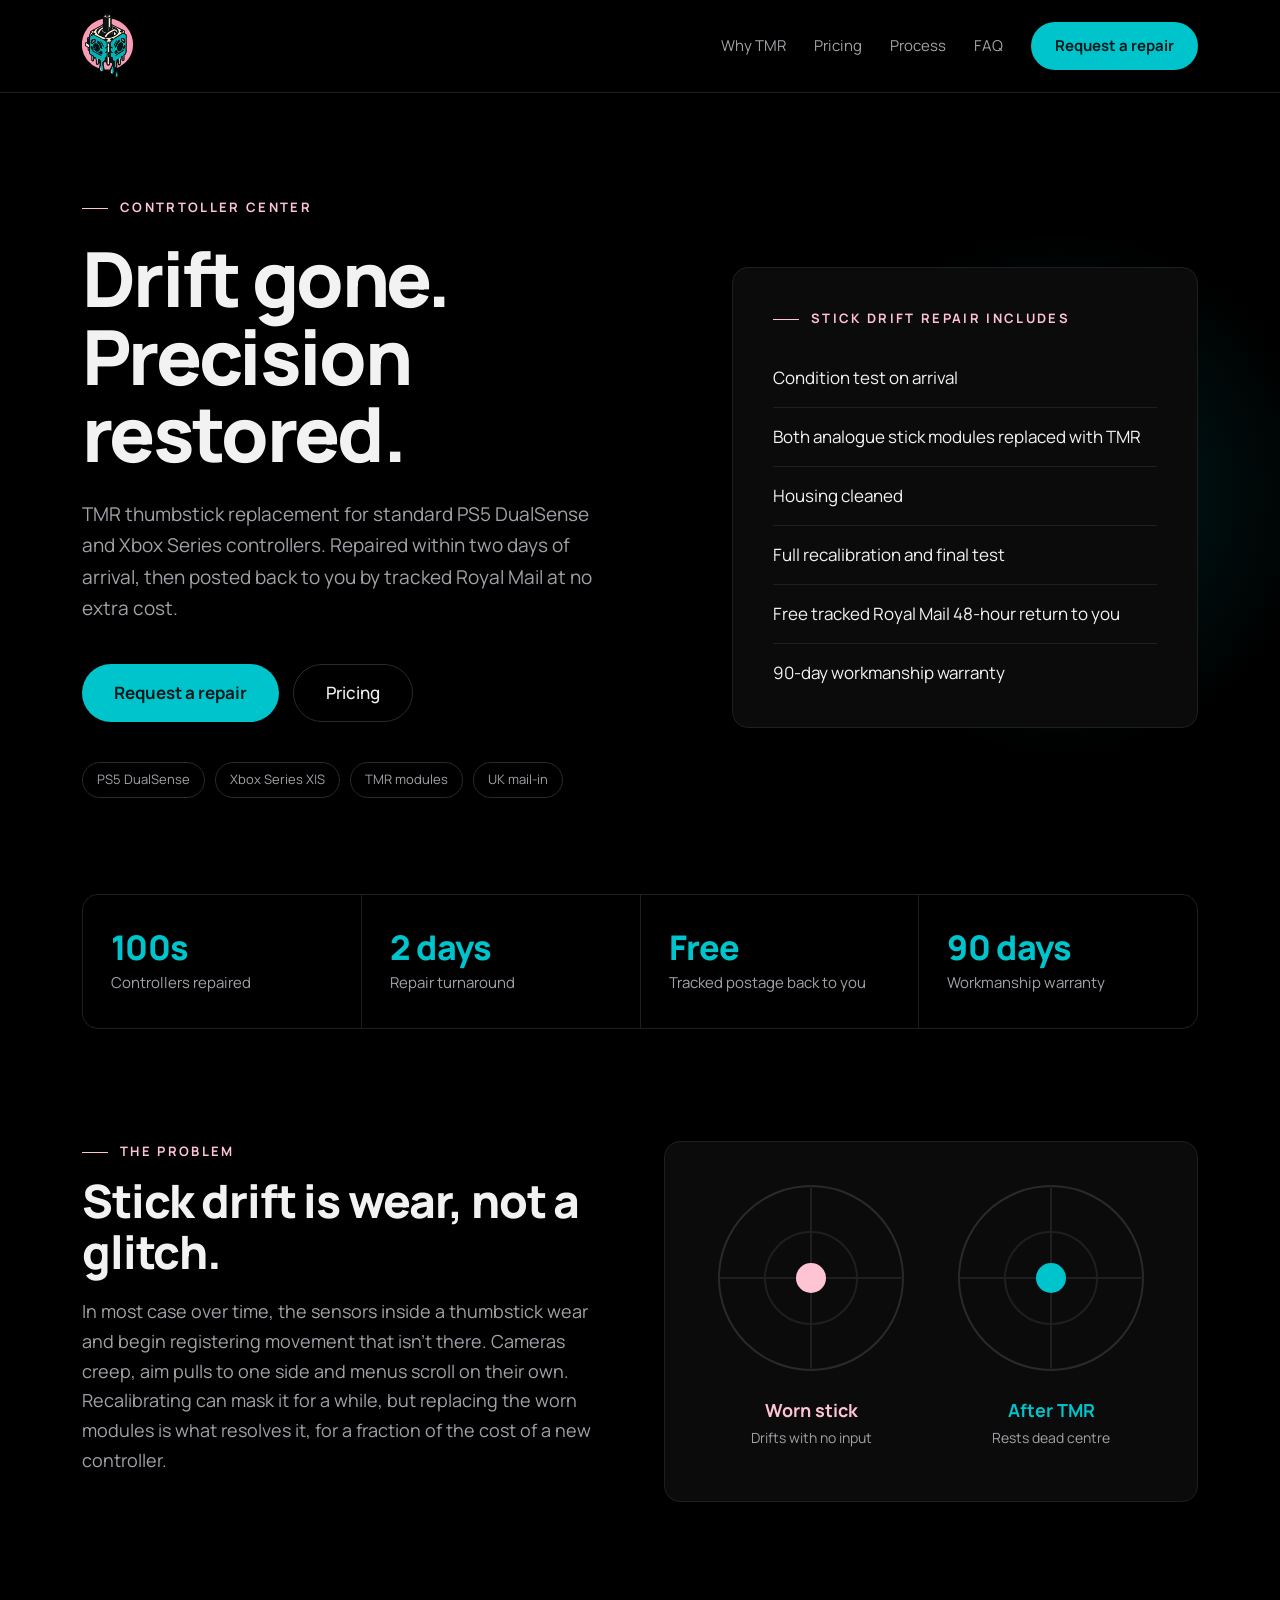
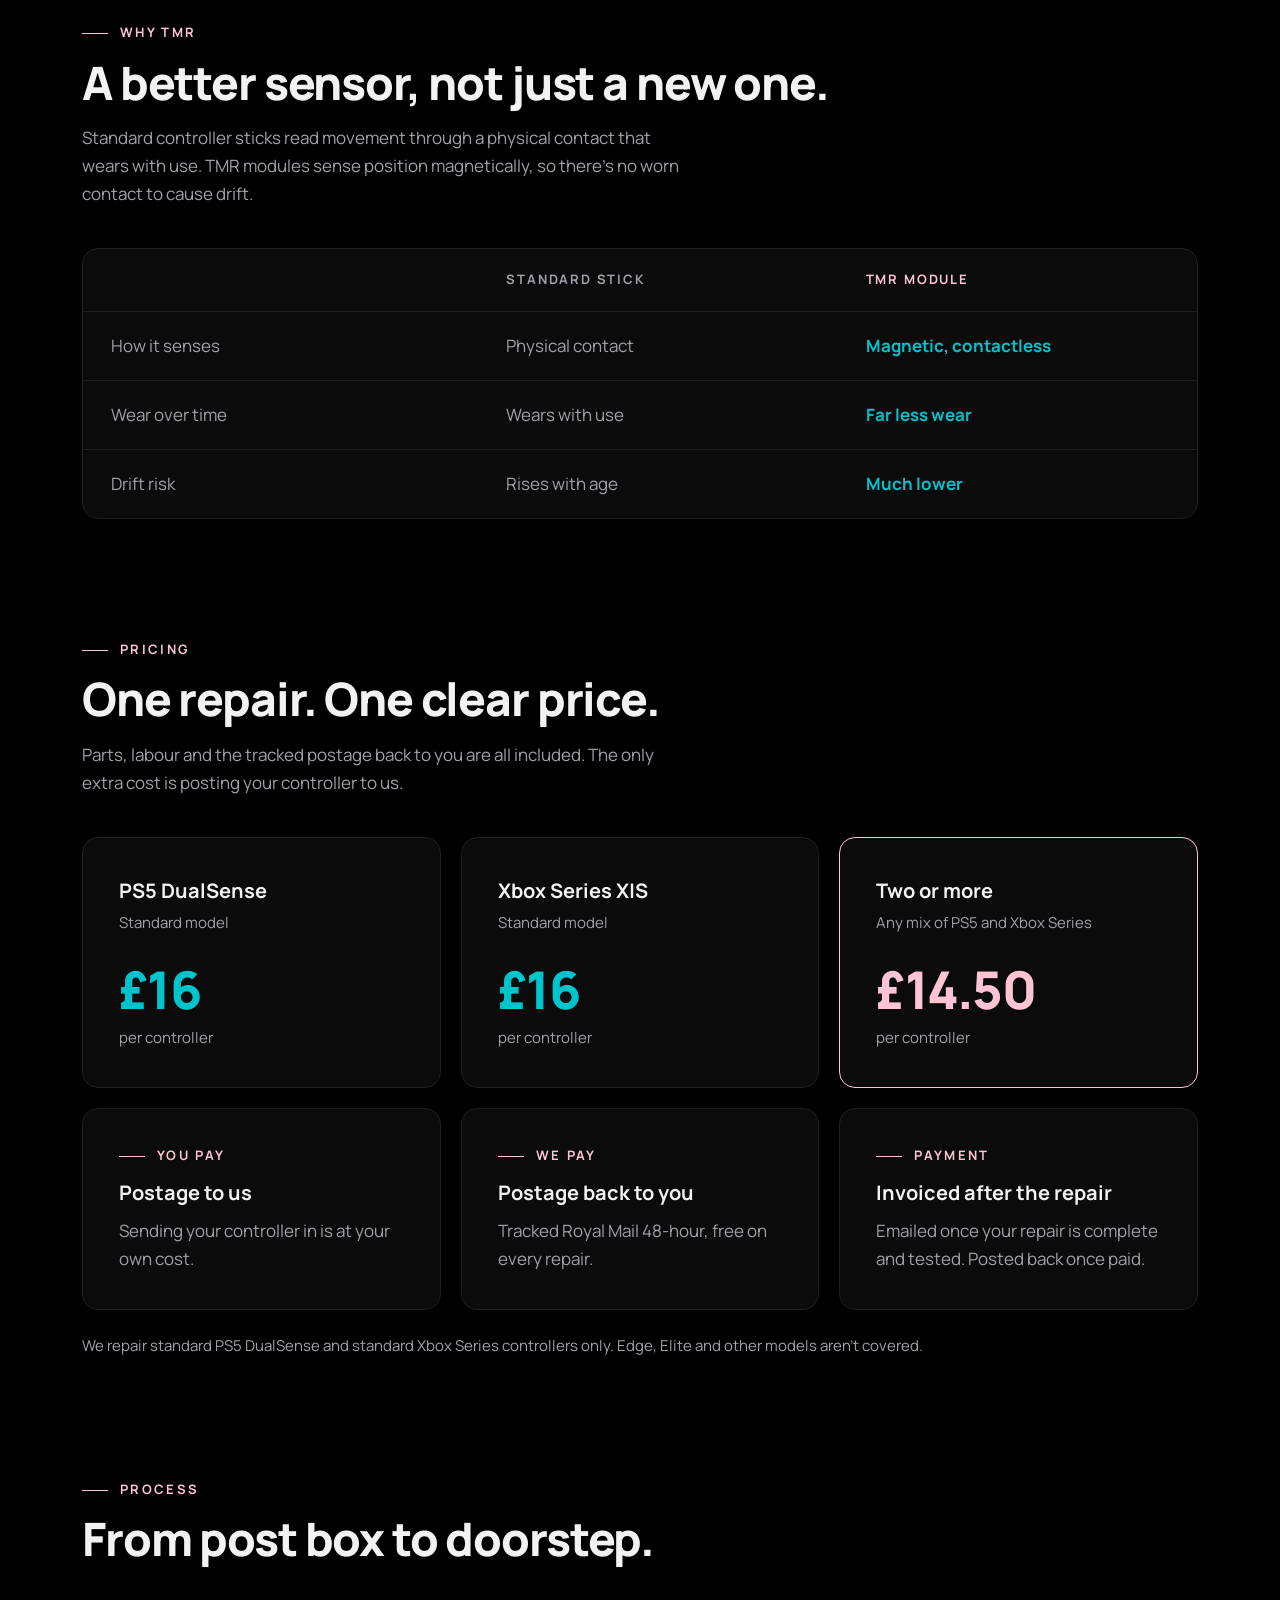
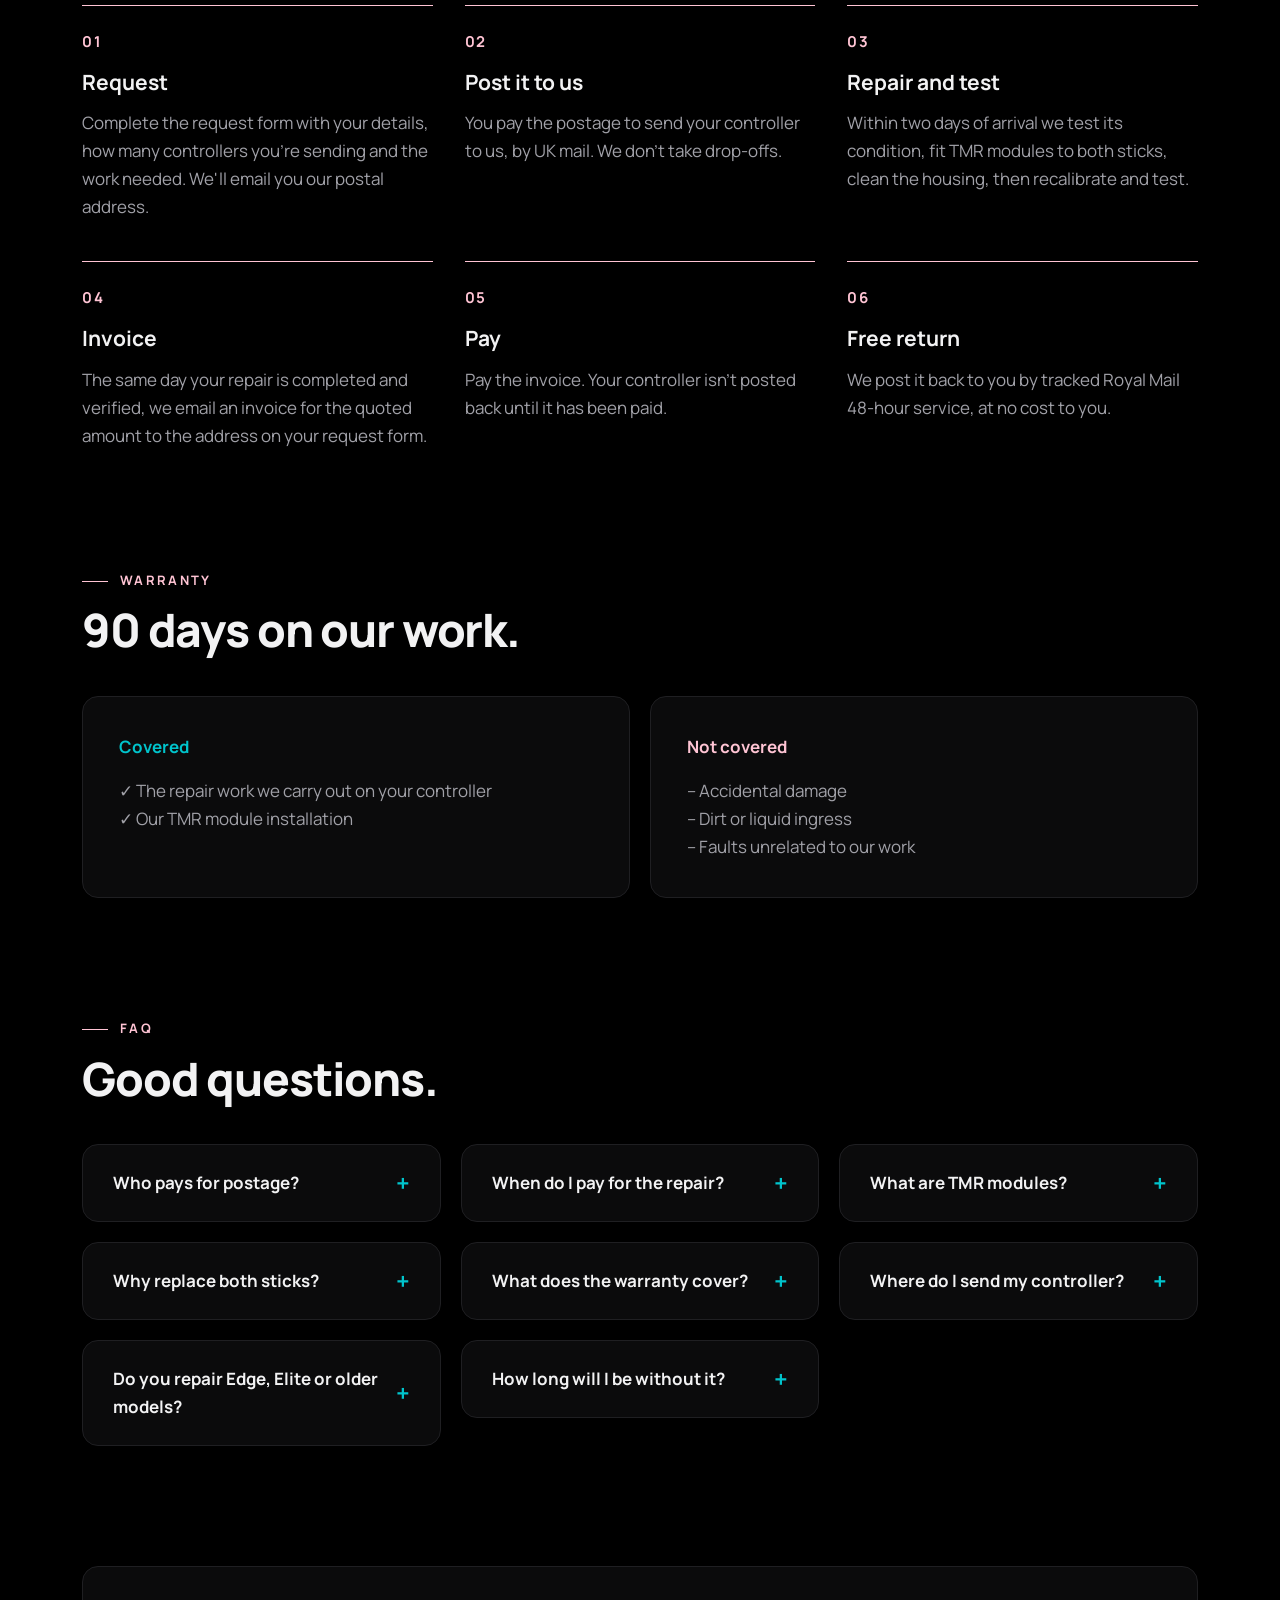
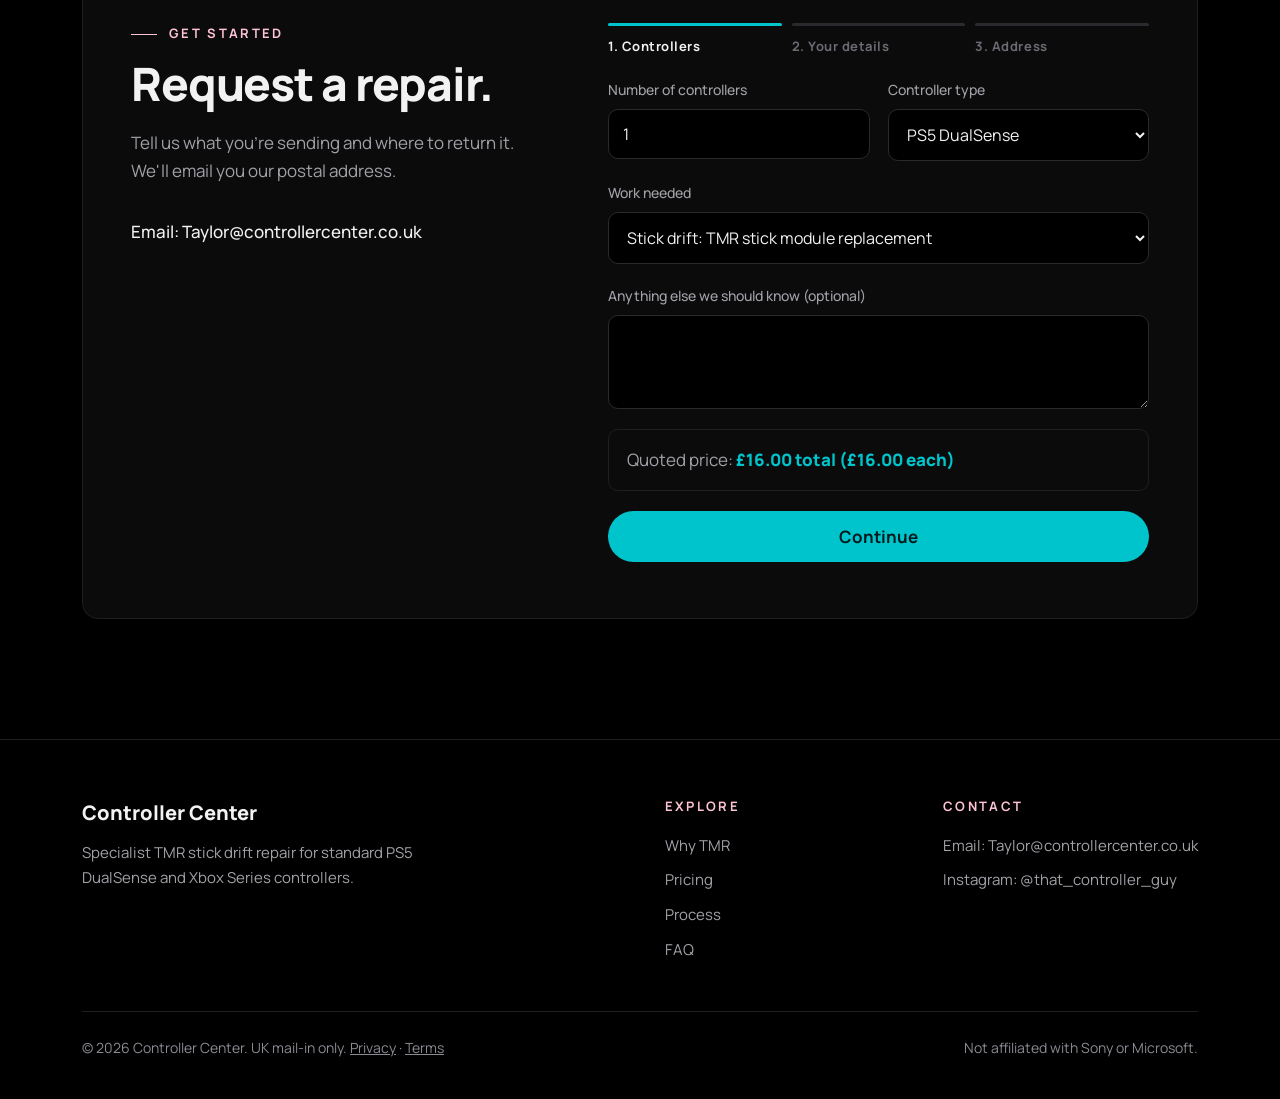
<file: index.html>
<!doctype html>
<html lang="en-GB">
<head>
<meta charset="utf-8">
<script>document.documentElement.classList.add('js')</script>
<link rel="icon" href="favicon.ico" sizes="any">
<link rel="icon" type="image/png" sizes="32x32" href="favicon-32.png">
<link rel="icon" type="image/png" sizes="192x192" href="icon-192.png">
<link rel="apple-touch-icon" href="apple-touch-icon.png">
<meta name="theme-color" content="#000000">
<meta property="og:type" content="website">
<meta property="og:title" content="Controller Center | Specialist Stick Drift Repair">
<meta property="og:description" content="TMR stick drift repair for standard PS5 DualSense and Xbox Series controllers. £16 per controller, free tracked return, 90-day workmanship warranty.">
<meta property="og:url" content="https://www.controllercenter.co.uk">
<script type="application/ld+json">{"@context":"https://schema.org","@type":"ProfessionalService","name":"Controller Center","url":"https://www.controllercenter.co.uk","email":"Taylor@controllercenter.co.uk","areaServed":"GB","description":"Specialist TMR stick drift repair for standard PS5 DualSense and Xbox Series controllers. UK mail-in only.","image":"https://www.controllercenter.co.uk/og-image.png","sameAs":["https://instagram.com/controllercenter"],"priceRange":"£14.50-£16","inLanguage":"en-GB"}</script>
<meta name="viewport" content="width=device-width, initial-scale=1">
<title>Controller Center | Specialist Stick Drift Repair</title>
<meta name="description" content="Specialist TMR stick drift repair for standard PS5 DualSense and Xbox Series controllers. £16 per controller, free tracked postage back to you, 90-day workmanship warranty. UK mail-in only.">
<meta name="author" content="Controller Center">
<meta name="robots" content="index, follow">
<link rel="canonical" href="https://www.controllercenter.co.uk/">
<meta property="og:site_name" content="Controller Center">
<meta property="og:locale" content="en_GB">
<meta property="og:image" content="https://www.controllercenter.co.uk/og-image.png">
<meta property="og:image:width" content="1200">
<meta property="og:image:height" content="630">
<meta property="og:image:alt" content="Controller Center, specialist stick drift repair">
<meta name="twitter:card" content="summary_large_image">
<meta name="twitter:title" content="Controller Center | Specialist Stick Drift Repair">
<meta name="twitter:description" content="TMR stick drift repair for standard PS5 DualSense and Xbox Series controllers. UK mail-in only.">
<meta name="twitter:image" content="https://www.controllercenter.co.uk/og-image.png">
<link rel="preconnect" href="https://fonts.googleapis.com">
<link href="https://fonts.googleapis.com/css2?family=Abril+Fatface&family=Manrope:wght@400;500;700;800&display=swap" rel="stylesheet">
<link rel="stylesheet" href="styles.css">
</head>

<body>
<div class="prog" id="prog"></div>

<header class="nav"><div class="wrap nav-in">
<a class="brandlink" href="#top"><img class="logo" src="controller-center-logo.svg" alt="Controller Center" width="51" height="64"></a>
<button id="burger" class="burger" type="button" aria-label="Open menu" aria-expanded="false" aria-controls="navlinks"><span></span><span></span><span></span></button>
<nav id="navlinks" class="nav-links">
<a href="#tmr">Why TMR</a><a href="#services">Pricing</a><a href="#process">Process</a><a href="#faq">FAQ</a>
<a class="btn btn-primary" href="#contact">Request a repair</a>
</nav>
</div>
</header>

<main class="wrap" id="top">

<section class="hero">
<div class="hero-copy">
<div class="eyebrow">Contrtoller Center</div>
<h1>Drift gone.<br>Precision restored.</h1>
<p class="muted">TMR thumbstick replacement for standard PS5 DualSense and Xbox Series controllers. Repaired within two days of arrival, then posted back to you by tracked Royal Mail at no extra cost.</p>
<div class="cta"><a class="btn btn-primary" href="#contact">Request a repair</a><a class="btn btn-ghost" href="#services">Pricing</a></div>
<div class="chips"><span class="chip">PS5 DualSense</span><span class="chip">Xbox Series X|S</span><span class="chip">TMR modules</span><span class="chip">UK mail-in</span></div>
</div>
<div class="card panel">
<div class="eyebrow">Stick drift repair includes</div>
<div class="incl"><div>Condition test on arrival</div><div>Both analogue stick modules replaced with TMR</div><div>Housing cleaned</div><div>Full recalibration and final test</div><div>Free tracked Royal Mail 48-hour return to you</div><div>90-day workmanship warranty</div></div>
</div>
</section>

<div class="stats reveal"><div class="stat"><b>100s</b><span>Controllers repaired</span></div><div class="stat"><b>2 days</b><span>Repair turnaround</span></div><div class="stat"><b>Free</b><span>Tracked postage back to you</span></div><div class="stat"><b>90 days</b><span>Workmanship warranty</span></div></div>

<section class="sec split reveal">
<div><div class="eyebrow">The problem</div><h2 class="h2">Stick drift is wear, not a glitch.</h2>
<p class="muted">In most case over time, the sensors inside a thumbstick wear and begin registering movement that isn't there. Cameras creep, aim pulls to one side and menus scroll on their own. Recalibrating can mask it for a while, but replacing the worn modules is what resolves it, for a fraction of the cost of a new controller.</p></div>
<div class="card pad stick-demo" aria-label="Stick position with no input, before and after repair">
<div class="stick"><svg viewBox="0 0 200 200" role="img" aria-label="Stick position"><circle cx="100" cy="100" r="92" fill="none" stroke="#2A2A2E" stroke-width="2"/><circle cx="100" cy="100" r="46" fill="none" stroke="#1F1F22" stroke-width="2"/><path d="M100 8v184M8 100h184" stroke="#1F1F22" stroke-width="2"/><circle class="drift-dot" cx="100" cy="100" r="15" fill="#FFC4D4"/></svg><div class="cap bad">Worn stick<span>Drifts with no input</span></div></div>
<div class="stick"><svg viewBox="0 0 200 200" role="img" aria-label="Stick position"><circle cx="100" cy="100" r="92" fill="none" stroke="#2A2A2E" stroke-width="2"/><circle cx="100" cy="100" r="46" fill="none" stroke="#1F1F22" stroke-width="2"/><path d="M100 8v184M8 100h184" stroke="#1F1F22" stroke-width="2"/><circle cx="100" cy="100" r="15" fill="#00C4CC"/></svg><div class="cap ok">After TMR<span>Rests dead centre</span></div></div>
</div>
</section>

<section id="tmr" class="sec reveal">
<div class="eyebrow">Why TMR</div>
<h2 class="h2">A better sensor, not just a new one.</h2>
<p class="muted lead">Standard controller sticks read movement through a physical contact that wears with use. TMR modules sense position magnetically, so there's no worn contact to cause drift.</p>
<div class="card table"><div class="table-in">
<div class="tr head"><div></div><div>Standard stick</div><div>TMR module</div></div>
<div class="tr"><div>How it senses</div><div>Physical contact</div><div>Magnetic, contactless</div></div>
<div class="tr"><div>Wear over time</div><div>Wears with use</div><div>Far less wear</div></div>
<div class="tr"><div>Drift risk</div><div>Rises with age</div><div>Much lower</div></div>
</div></div>
</section>

<section id="services" class="sec reveal">
<div class="eyebrow">Pricing</div>
<h2 class="h2">One repair. One clear price.</h2>
<p class="muted lead">Parts, labour and the tracked postage back to you are all included. The only extra cost is posting your controller to us.</p>
<div class="grid g3">
<div class="card pad"><h3 class="h3">PS5 DualSense</h3><div class="muted sub">Standard model</div><div class="price">£16</div><div class="muted">per controller</div></div>
<div class="card pad"><h3 class="h3">Xbox Series X|S</h3><div class="muted sub">Standard model</div><div class="price">£16</div><div class="muted">per controller</div></div>
<div class="card pad hi"><h3 class="h3">Two or more</h3><div class="muted sub">Any mix of PS5 and Xbox Series</div><div class="price">£14.50</div><div class="muted">per controller</div></div>
</div>
<div class="grid g3 info">
<div class="card pad"><span class="eyebrow">You pay</span><h3 class="h3">Postage to us</h3><div class="muted">Sending your controller in is at your own cost.</div></div>
<div class="card pad"><span class="eyebrow">We pay</span><h3 class="h3">Postage back to you</h3><div class="muted">Tracked Royal Mail 48-hour, free on every repair.</div></div>
<div class="card pad"><span class="eyebrow">Payment</span><h3 class="h3">Invoiced after the repair</h3><div class="muted">Emailed once your repair is complete and tested. Posted back once paid.</div></div>
</div>
<p class="muted small">We repair standard PS5 DualSense and standard Xbox Series controllers only. Edge, Elite and other models aren't covered.</p>
</section>

<section id="process" class="sec reveal">
<div class="eyebrow">Process</div>
<h2 class="h2 mb">From post box to doorstep.</h2>
<div class="grid g-steps">
<div class="step"><b>01</b><h3>Request</h3><div class="muted">Complete the request form with your details, how many controllers you're sending and the work needed. We'll email you our postal address.</div></div>
<div class="step"><b>02</b><h3>Post it to us</h3><div class="muted">You pay the postage to send your controller to us, by UK mail. We don't take drop-offs.</div></div>
<div class="step"><b>03</b><h3>Repair and test</h3><div class="muted">Within two days of arrival we test its condition, fit TMR modules to both sticks, clean the housing, then recalibrate and test.</div></div>
<div class="step"><b>04</b><h3>Invoice</h3><div class="muted">The same day your repair is completed and verified, we email an invoice for the quoted amount to the address on your request form.</div></div>
<div class="step"><b>05</b><h3>Pay</h3><div class="muted">Pay the invoice. Your controller isn't posted back until it has been paid.</div></div>
<div class="step"><b>06</b><h3>Free return</h3><div class="muted">We post it back to you by tracked Royal Mail 48-hour service, at no cost to you.</div></div>
</div>
</section>

<section id="warranty" class="sec reveal">
<div class="eyebrow">Warranty</div>
<h2 class="h2 mb">90 days on our work.</h2>
<div class="grid g3">
<div class="card pad"><div class="good">Covered</div><div class="muted">✓ The repair work we carry out on your controller<br>✓ Our TMR module installation</div></div>
<div class="card pad"><div class="bad">Not covered</div><div class="muted">– Accidental damage<br>– Dirt or liquid ingress<br>– Faults unrelated to our work</div></div>
</div>
</section>

<section id="faq" class="sec reveal">
<div class="eyebrow">FAQ</div>
<h2 class="h2 mb">Good questions.</h2>
<div class="grid g-faq">
<details class="card"><summary>Who pays for postage?</summary><div class="muted">You pay to post your controller to us. We pay for the tracked Royal Mail 48-hour postage back to you.</div></details>
<details class="card"><summary>When do I pay for the repair?</summary><div class="muted">On the day your repair is completed and tested, we email an invoice for the quoted amount to the email address on your request form. Your controller is posted back once the invoice is paid.</div></details>
<details class="card"><summary>What are TMR modules?</summary><div class="muted">TMR (tunnel magnetoresistance) sensors read stick movement magnetically instead of through a worn physical contact, so they're far less prone to drift.</div></details>
<details class="card"><summary>Why replace both sticks?</summary><div class="muted">Both modules are replaced as standard, so both sticks respond identically and neither is left to wear out.</div></details>
<details class="card"><summary>What does the warranty cover?</summary><div class="muted">Our repair work, for 90 days. It doesn't cover accidental damage, dirt or liquid ingress, or faults unrelated to the work we carried out.</div></details>
<details class="card"><summary>Where do I send my controller?</summary><div class="muted">We give you our address once you've submitted the request form. Service is UK mail-in only.</div></details>
<details class="card"><summary>Do you repair Edge, Elite or older models?</summary><div class="muted">No. We specialise in standard PS5 DualSense and standard Xbox Series controllers.</div></details>
<details class="card"><summary>How long will I be without it?</summary><div class="muted">We repair within two days of arrival and invoice you the same day. Once it's paid we post it back, so allow for Royal Mail transit time in each direction.</div></details>
</div>
</section>

<section id="contact" class="card contact sec reveal">
<div class="contact-info">
<div class="eyebrow">Get started</div>
<h2 class="h2">Request a repair.</h2>
<p class="muted">Tell us what you're sending and where to return it. We'll email you our postal address.</p>
<a href="mailto:Taylor@controllercenter.co.uk">Email: Taylor@controllercenter.co.uk</a>
</div>
<div class="form" id="form">
<div class="sbar"><div class="sb on"><i></i><span>1. Controllers</span></div><div class="sb"><i></i><span>2. Your details</span></div><div class="sb"><i></i><span>3. Address</span></div></div>
<div class="fstep" id="s0">
<div class="g2"><div class="fld"><label class="lbl" for="f-count">Number of controllers</label><input class="inp" id="f-count" type="number" min="1" value="1"></div>
<div class="fld"><label class="lbl" for="f-console">Controller type</label><select class="inp" id="f-console"><option>PS5 DualSense</option><option>Xbox Series</option><option>A mix of both</option></select></div></div>
<div class="fld"><label class="lbl" for="f-work">Work needed</label><select class="inp" id="f-work"><option value="tmr">Stick drift: TMR stick module replacement</option><option value="other">Something else (describe below)</option></select></div>
<div class="fld"><label class="lbl" for="f-notes">Anything else we should know (optional)</label><textarea class="inp" id="f-notes" rows="3"></textarea></div>
<div class="est muted">Quoted price: <b id="f-price"></b></div>
</div>
<div class="fstep" id="s1" hidden>
<div class="g2"><div class="fld"><label class="lbl" for="f-first">First name</label><input class="inp" id="f-first" type="text" autocomplete="given-name"></div><div class="fld"><label class="lbl" for="f-last">Last name</label><input class="inp" id="f-last" type="text" autocomplete="family-name"></div></div>
<div class="fld"><label class="lbl" for="f-email">Email address</label><input class="inp big" id="f-email" type="email" autocomplete="email"></div>
<div class="note muted">We'll email our postal address to this address, and your invoice once your repair is complete.</div>
</div>
<div class="fstep" id="s2" hidden>
<div class="legend">Return address</div>
<div class="fld"><label class="lbl" for="f-a1">Address line 1</label><input class="inp" id="f-a1" type="text" autocomplete="address-line1"></div>
<div class="fld"><label class="lbl" for="f-a2">Address line 2 (optional)</label><input class="inp" id="f-a2" type="text" autocomplete="address-line2"></div>
<div class="g2"><div class="fld"><label class="lbl" for="f-city">Town or city</label><input class="inp" id="f-city" type="text" autocomplete="address-level2"></div><div class="fld"><label class="lbl" for="f-county">County (optional)</label><input class="inp" id="f-county" type="text" ></div></div>
<div class="fld"><label class="lbl" for="f-pc">Postcode</label><input class="inp" id="f-pc" type="text" autocomplete="postal-code"></div>
<div class="est muted">Quoted price: <b id="f-price2"></b></div>
<div class="note muted">No payment is taken now. You post your controller to us at your own cost. Once your repair is completed and tested, we'll email an invoice for the quoted amount. We post it back, free and tracked, once the invoice is paid.</div>
<div class="fine">By sending this request you agree to our <a href="terms.html">Terms</a> and <a href="privacy.html">Privacy Policy</a>.</div>
</div>
<div id="f-error" class="msg err"></div>
<div class="fnav"><button class="btn btn-ghost" id="f-back" type="button" hidden>Back</button><button class="btn btn-primary" id="f-next" type="button">Continue</button></div>
</div>
<div class="done" id="f-done" hidden>
<div class="tick">✓</div>
<h3 class="h3" style="font-size:26px">Request sent</h3>
<p class="muted">Thanks, <span id="d-name"></span>. We'll email our postal address to <b id="d-email" style="color:#F2F2F3"></b>. Check your spam folder if you don't see it.</p>
<div><div class="ns"><b>1</b><div>We email you our postal address.</div></div><div class="ns"><b>2</b><div>You post your controller to us, at your own cost.</div></div><div class="ns"><b>3</b><div>We repair and test it, then email your invoice the same day.</div></div><div class="ns"><b>4</b><div>Once the invoice is paid, we post it back free and tracked.</div></div></div>
</div>
</section>

</main>
<footer class="foot"><div class="wrap">
<div class="foot-top">
<div class="foot-brand muted"><b>Controller Center</b>Specialist TMR stick drift repair for standard PS5 DualSense and Xbox Series controllers.</div>
<div class="foot-col"><div class="eyebrow">Explore</div><a href="#tmr">Why TMR</a><a href="#services">Pricing</a><a href="#process">Process</a><a href="#faq">FAQ</a></div>
<div class="foot-col"><div class="eyebrow">Contact</div><a href="mailto:Taylor@controllercenter.co.uk">Email: Taylor@controllercenter.co.uk</a><a href="https://instagram.com/controller_center">Instagram: @that_controller_guy</a></div>
</div>
<div class="foot-bot"><div>© 2026 Controller Center. UK mail-in only. <a href="privacy.html">Privacy</a> · <a href="terms.html">Terms</a></div><div>Not affiliated with Sony or Microsoft.</div></div>
</div></footer>
<div class="m-cta" id="mcta"><a class="btn btn-primary" href="#contact">Request a repair</a></div>
<script>
(function(){
var $=function(i){return document.getElementById(i)};
function price(){var n=parseInt($('f-count').value,10)||0,u=n>=2?14.5:16;return $('f-work').value==='tmr'&&n>=1?'£'+(u*n).toFixed(2)+' total (£'+u.toFixed(2)+' each)':"We'll confirm the price after reviewing your request";}
function upd(){var p=price();$('f-price').textContent=p;$('f-price2').textContent=p;}
['f-count','f-work'].forEach(function(i){$(i).addEventListener('input',upd);$(i).addEventListener('change',upd);});upd();
var cur=0,steps=[$('s0'),$('s1'),$('s2')],bars=document.querySelectorAll('.sb'),er=$('f-error');
function g(i){return $(i).value.trim()}
function show(i){cur=i;steps.forEach(function(s,k){s.hidden=k!==i});bars.forEach(function(b,k){b.classList.toggle('on',k<=i)});$('f-back').hidden=i===0;$('f-next').textContent=i===2?'Send request':'Continue';er.style.display='none';$('contact').scrollIntoView({behavior:'smooth',block:'start'});}
function check(i){
if(i===0&&(parseInt($('f-count').value,10)||0)<1)return 'Please enter at least 1 controller.';
if(i===1){if(!g('f-first')||!g('f-last'))return 'Please add your first and last name.';if(!/\S+@\S+\.\S+/.test(g('f-email')))return 'Please enter a valid email address. We send your invoice and postal address here.';}
if(i===2){if(!g('f-a1')||!g('f-city'))return 'Please add address line 1 and your town or city.';if(!/^[A-Za-z]{1,2}\d[A-Za-z\d]?\s*\d[A-Za-z]{2}$/.test(g('f-pc')))return 'Please enter a valid UK postcode.';}
return '';}
function submit(){
var n=parseInt($('f-count').value,10)||0,btn=$('f-next'),addr=[g('f-a1'),g('f-a2'),g('f-city'),g('f-county'),g('f-pc')].filter(Boolean).join(', ');
btn.textContent='Sending...';btn.disabled=true;
var fd=new FormData();
fd.append('name',g('f-first')+' '+g('f-last'));fd.append('first_name',g('f-first'));fd.append('last_name',g('f-last'));fd.append('email',g('f-email'));fd.append('return_address',addr);
fd.append('controllers',n);fd.append('controller_type',$('f-console').value);
fd.append('work_needed',$('f-work').value==='tmr'?'TMR stick module replacement (stick drift)':'Other');
fd.append('quoted_price',price());fd.append('notes',g('f-notes'));
fd.append('_subject','Repair request: '+n+' controller(s)');
fetch('https://formspree.io/f/mrpepkrk',{method:'POST',body:fd,headers:{'Accept':'application/json'}}).then(function(r){
if(!r.ok)throw new Error('failed');
$('form').hidden=true;$('d-name').textContent=g('f-first');$('d-email').textContent=g('f-email');$('f-done').hidden=false;
$('contact').scrollIntoView({behavior:'smooth',block:'start'});
}).catch(function(){
er.textContent="Sorry, that didn't send. Please email Taylor@controllercenter.co.uk with your details instead.";
er.style.display='block';btn.textContent='Send request';btn.disabled=false;
});}
$('f-back').addEventListener('click',function(){show(cur-1)});
$('f-next').addEventListener('click',function(){var m=check(cur);if(m){er.textContent=m;er.style.display='block';return;}if(cur<2)show(cur+1);else submit();});
var b=$('burger'),m=$('navlinks');
function set(o){m.classList.toggle('open',o);b.classList.toggle('open',o);b.setAttribute('aria-expanded',o);b.setAttribute('aria-label',o?'Close menu':'Open menu');}
b.addEventListener('click',function(){set(!m.classList.contains('open'));});
m.querySelectorAll('a').forEach(function(a){a.addEventListener('click',function(){set(false);});});
document.addEventListener('keydown',function(e){if(e.key==='Escape')set(false);});
var els=document.querySelectorAll('.reveal');
if(!('IntersectionObserver' in window)){els.forEach(function(e){e.classList.add('in')});}
else{var io=new IntersectionObserver(function(es){es.forEach(function(e){if(e.isIntersecting){e.target.classList.add('in');io.unobserve(e.target);}})},{threshold:.06});els.forEach(function(e){io.observe(e)});
new IntersectionObserver(function(es){$('mcta').classList.toggle('hide',es[0].isIntersecting)}).observe($('contact'));}
var pg=$('prog');function sp(){var h=document.documentElement.scrollHeight-innerHeight;pg.style.width=(h>0?scrollY/h*100:0)+'%';}
addEventListener('scroll',sp,{passive:true});sp();
})();
</script>
</body>
</html>
</file>
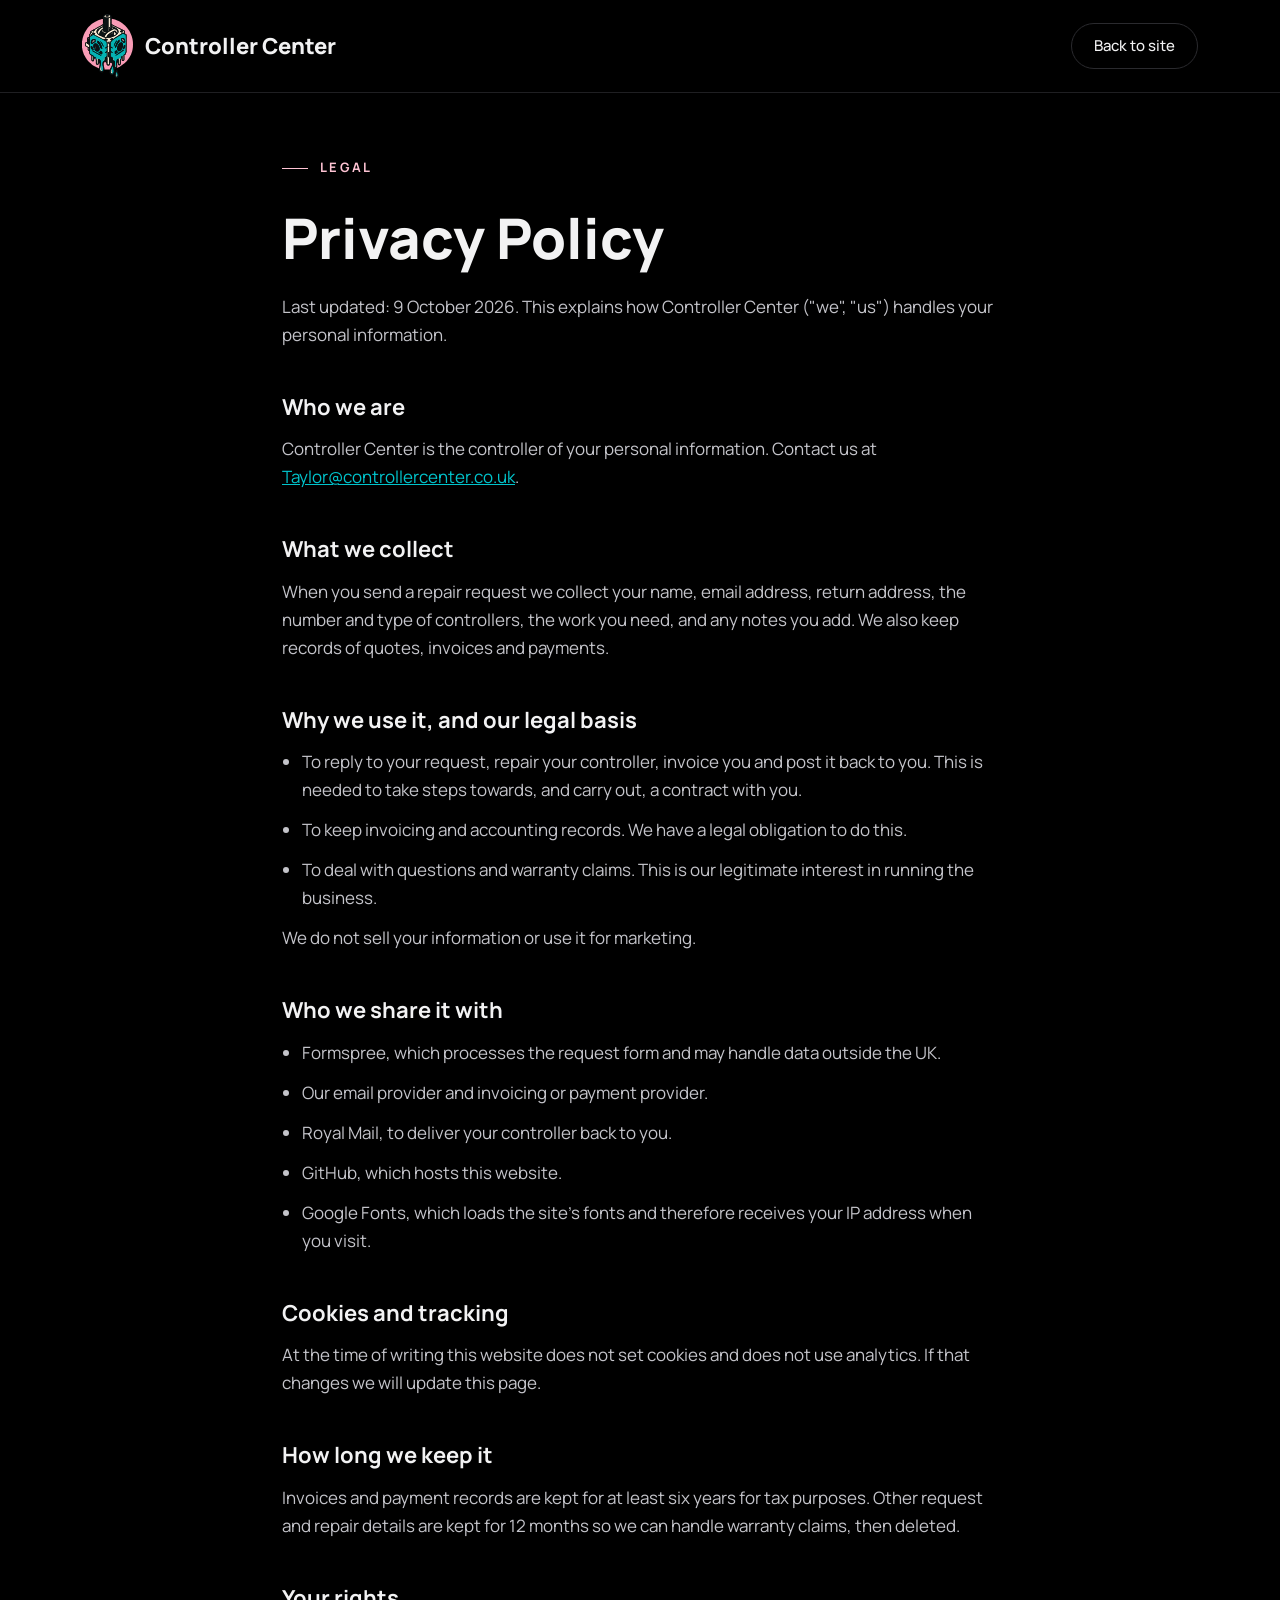
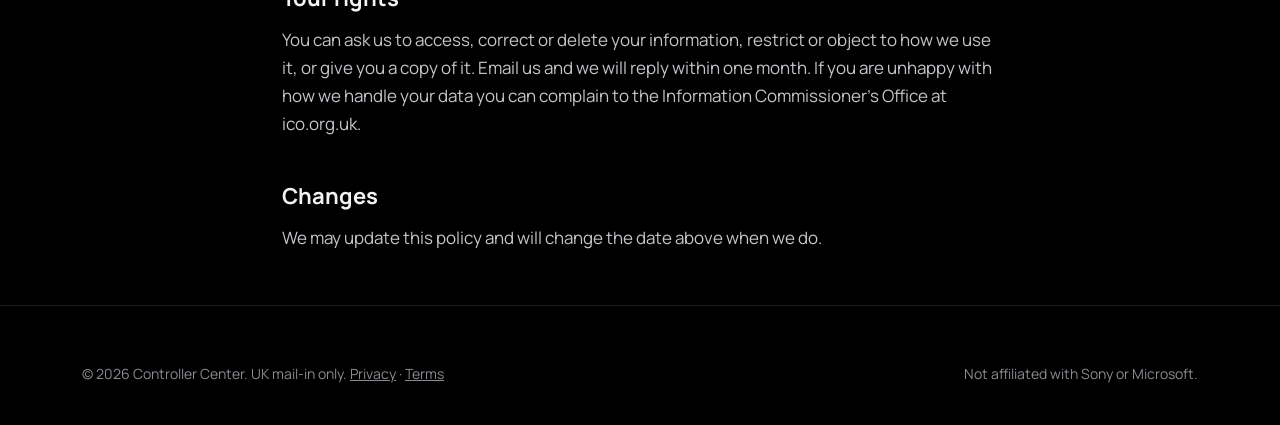
<file: privacy.html>
<!doctype html>
<html lang="en-GB">
<head>
<meta charset="utf-8">
<meta name="viewport" content="width=device-width, initial-scale=1">
<title>Privacy Policy | Controller Center</title>
<meta name="robots" content="index, follow">
<link rel="icon" href="favicon.ico" sizes="any">
<link rel="icon" type="image/png" sizes="32x32" href="favicon-32.png">
<link rel="icon" type="image/png" sizes="192x192" href="icon-192.png">
<link rel="apple-touch-icon" href="apple-touch-icon.png">
<meta name="theme-color" content="#000000">
<link rel="preconnect" href="https://fonts.googleapis.com">
<link href="https://fonts.googleapis.com/css2?family=Abril+Fatface&family=Manrope:wght@400;500;700;800&display=swap" rel="stylesheet">
<link rel="stylesheet" href="styles.css">
</head>
<body>
<header class="nav"><div class="wrap nav-in">
<a class="brandlink" href="index.html"><img class="logo" src="controller-center-logo.svg" alt="" width="51" height="64"><span class="brand">Controller Center</span></a>
<a class="btn btn-ghost" href="index.html" style="min-height:44px;padding:10px 22px;font-size:15px">Back to site</a>
</div></header>
<main class="wrap legal">
<div class="eyebrow">Legal</div>
<h1>Privacy Policy</h1>
<p class="muted">Last updated: 9 October 2026. This explains how Controller Center ("we", "us") handles your personal information.</p>

<h2>Who we are</h2>
<p>Controller Center is the controller of your personal information. Contact us at <a href="mailto:Taylor@controllercenter.co.uk">Taylor@controllercenter.co.uk</a>.</p>

<h2>What we collect</h2>
<p>When you send a repair request we collect your name, email address, return address, the number and type of controllers, the work you need, and any notes you add. We also keep records of quotes, invoices and payments.</p>
<h2>Why we use it, and our legal basis</h2>
<ul>
    <li>To reply to your request, repair your controller, invoice you and post it back to you. This is needed to take steps towards, and carry out, a contract with you.</li>
    <li>To keep invoicing and accounting records. We have a legal obligation to do this.</li>
    <li>To deal with questions and warranty claims. This is our legitimate interest in running the business.</li>
</ul>

<p>We do not sell your information or use it for marketing.</p>

<h2>Who we share it with</h2>
<ul>
    <li>Formspree, which processes the request form and may handle data outside the UK.</li>
    <li>Our email provider and invoicing or payment provider.</li>
    <li>Royal Mail, to deliver your controller back to you.</li>
    <li>GitHub, which hosts this website.</li>
    <li>Google Fonts, which loads the site's fonts and therefore receives your IP address when you visit.</li>
</ul>

<h2>Cookies and tracking</h2>
<p>At the time of writing this website does not set cookies and does not use analytics. If that changes we will update this page.</p>

<h2>How long we keep it</h2>
<p>Invoices and payment records are kept for at least six years for tax purposes. Other request and repair details are kept for 12 months so we can handle warranty claims, then deleted.</p>

<h2>Your rights</h2>
<p>You can ask us to access, correct or delete your information, restrict or object to how we use it, or give you a copy of it. Email us and we will reply within one month. If you are unhappy with how we handle your data you can complain to the Information Commissioner's Office at ico.org.uk.</p>

<h2>Changes</h2>
<p>We may update this policy and will change the date above when we do.</p>

</main>

<footer class="foot"><div class="wrap"><div class="foot-bot" style="margin-top:0;border-top:0;padding-top:0"><div>© 2026 Controller Center. UK mail-in only. <a href="privacy.html">Privacy</a> · <a href="terms.html">Terms</a></div><div>Not affiliated with Sony or Microsoft.</div></div></div></footer>
</body>
</html>
</file>
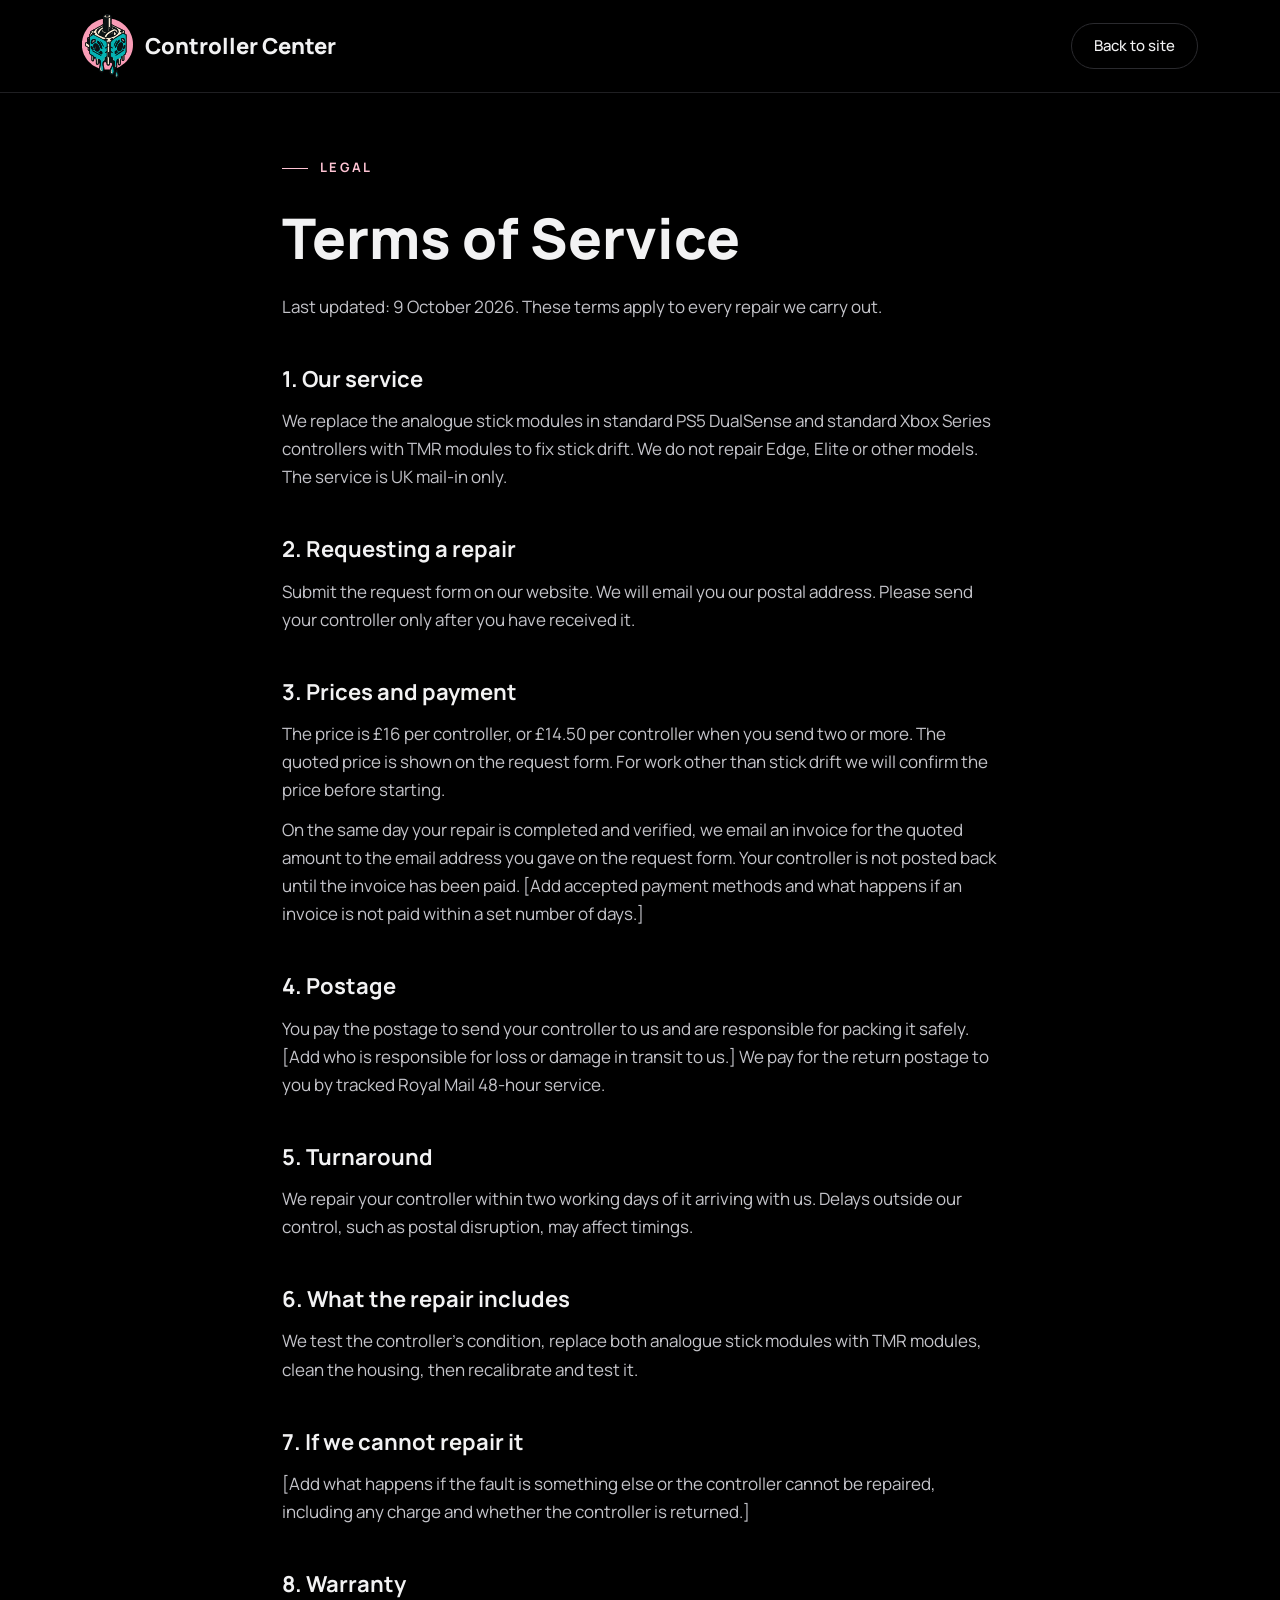
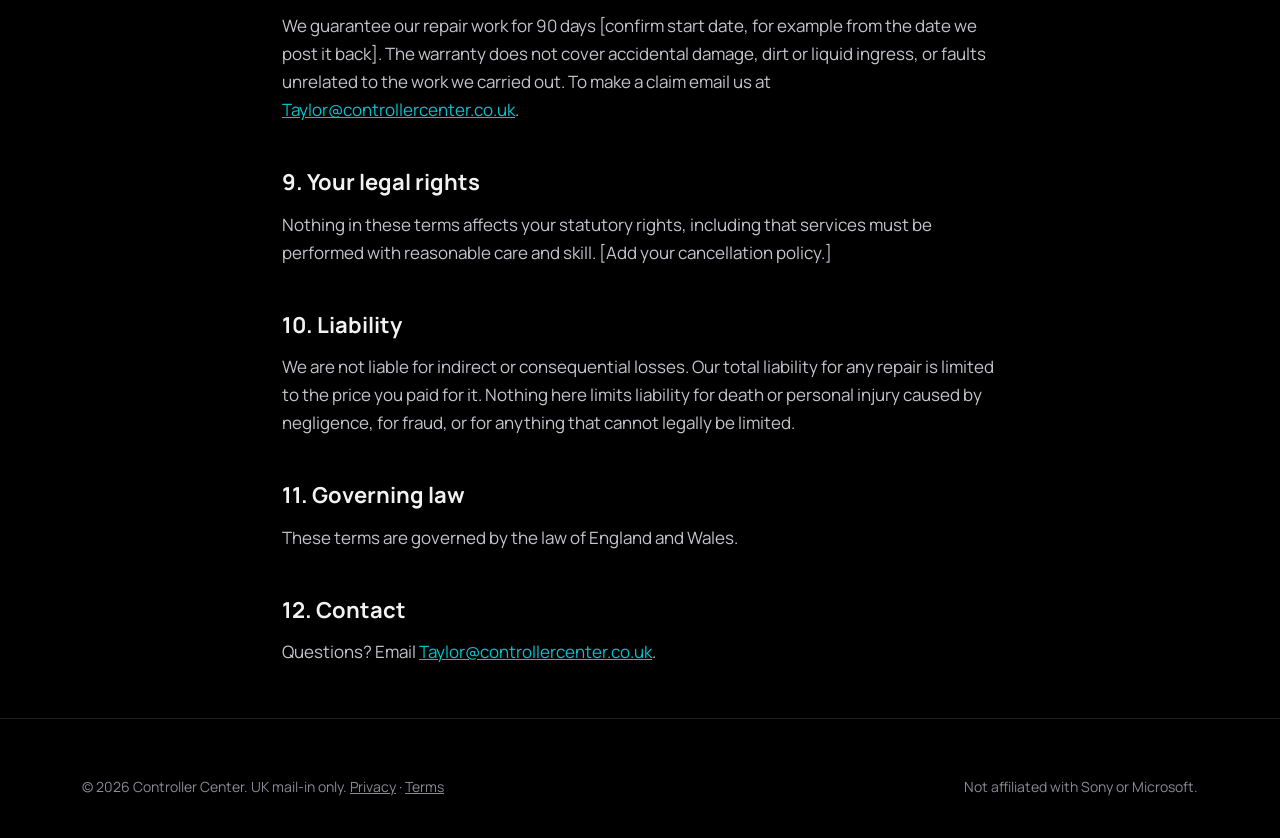
<file: terms.html>
<!doctype html>
<html lang="en-GB">
<head>
<meta charset="utf-8">
<meta name="viewport" content="width=device-width, initial-scale=1">
<title>Terms of Service | Controller Center</title>
<meta name="robots" content="index, follow">
<link rel="icon" href="favicon.ico" sizes="any">
<link rel="icon" type="image/png" sizes="32x32" href="favicon-32.png">
<link rel="icon" type="image/png" sizes="192x192" href="icon-192.png">
<link rel="apple-touch-icon" href="apple-touch-icon.png">
<meta name="theme-color" content="#000000">
<link rel="preconnect" href="https://fonts.googleapis.com">
<link href="https://fonts.googleapis.com/css2?family=Abril+Fatface&family=Manrope:wght@400;500;700;800&display=swap" rel="stylesheet">
<link rel="stylesheet" href="styles.css">
</head>
<body>
<header class="nav"><div class="wrap nav-in">
<a class="brandlink" href="index.html"><img class="logo" src="controller-center-logo.svg" alt="" width="51" height="64"><span class="brand">Controller Center</span></a>
<a class="btn btn-ghost" href="index.html" style="min-height:44px;padding:10px 22px;font-size:15px">Back to site</a>
</div></header>
<main class="wrap legal">
<div class="eyebrow">Legal</div>

<h1>Terms of Service</h1>
<p class="muted">Last updated: 9 October 2026. These terms apply to every repair we carry out.</p>
<h2>1. Our service</h2>

<p>We replace the analogue stick modules in standard PS5 DualSense and standard Xbox Series controllers with TMR modules to fix stick drift. We do not repair Edge, Elite or other models. The service is UK mail-in only.</p>
<h2>2. Requesting a repair</h2>
<p>Submit the request form on our website. We will email you our postal address. Please send your controller only after you have received it.</p>

<h2>3. Prices and payment</h2>
<p>The price is £16 per controller, or £14.50 per controller when you send two or more. The quoted price is shown on the request form. For work other than stick drift we will confirm the price before starting.</p>
<p>On the same day your repair is completed and verified, we email an invoice for the quoted amount to the email address you gave on the request form. Your controller is not posted back until the invoice has been paid. [Add accepted payment methods and what happens if an invoice is not paid within a set number of days.]</p>

<h2>4. Postage</h2>
<p>You pay the postage to send your controller to us and are responsible for packing it safely. [Add who is responsible for loss or damage in transit to us.] We pay for the return postage to you by tracked Royal Mail 48-hour service.</p>

<h2>5. Turnaround</h2>
<p>We repair your controller within two working days of it arriving with us. Delays outside our control, such as postal disruption, may affect timings.</p>

<h2>6. What the repair includes</h2>
<p>We test the controller's condition, replace both analogue stick modules with TMR modules, clean the housing, then recalibrate and test it.</p>

<h2>7. If we cannot repair it</h2>
<p>[Add what happens if the fault is something else or the controller cannot be repaired, including any charge and whether the controller is returned.]</p>

<h2>8. Warranty</h2>
<p>We guarantee our repair work for 90 days [confirm start date, for example from the date we post it back]. The warranty does not cover accidental damage, dirt or liquid ingress, or faults unrelated to the work we carried out. To make a claim email us at <a href="mailto:Taylor@controllercenter.co.uk">Taylor@controllercenter.co.uk</a>.</p>

<h2>9. Your legal rights</h2>
<p>Nothing in these terms affects your statutory rights, including that services must be performed with reasonable care and skill. [Add your cancellation policy.]</p>

<h2>10. Liability</h2>
<p>We are not liable for indirect or consequential losses. Our total liability for any repair is limited to the price you paid for it. Nothing here limits liability for death or personal injury caused by negligence, for fraud, or for anything that cannot legally be limited.</p><h2>11. Governing law</h2><p>These terms are governed by the law of England and Wales.</p>

<h2>12. Contact</h2>
<p>Questions? Email <a href="mailto:Taylor@controllercenter.co.uk">Taylor@controllercenter.co.uk</a>.</p>

</main>
<footer class="foot"><div class="wrap"><div class="foot-bot" style="margin-top:0;border-top:0;padding-top:0"><div>© 2026 Controller Center. UK mail-in only. <a href="privacy.html">Privacy</a> · <a href="terms.html">Terms</a></div><div>Not affiliated with Sony or Microsoft.</div></div></div></footer>
</body>
</html>
</file>
<file: styles.css>
*{box-sizing:border-box}
html{scroll-behavior:smooth;scroll-padding-top:96px}
body{margin:0;background:#000;color:#F2F2F3;font-family:'Manrope',Arial,sans-serif;font-size:17px;line-height:1.65}
a{text-decoration:none;color:inherit}
h1,h2,h3,p{margin:0}
.wrap{max-width:1180px;margin:0 auto;padding:0 32px}
.muted{color:#A1A1A8}
.eyebrow{font-size:13px;font-weight:700;letter-spacing:.18em;text-transform:uppercase;color:#FFC4D4}
.h2{font-size:clamp(30px,4vw,46px);font-weight:800;letter-spacing:-.025em;line-height:1.1;margin-top:14px}
.h2.mb{margin-bottom:40px}
.info .muted{margin-top:8px}
.h3{font-size:20px;font-weight:700}
.lead{margin:16px 0 40px;max-width:600px}
.sec{margin-bottom:120px}
.card{background:#0B0B0C;border:1px solid #1F1F22;border-radius:16px}
.pad{padding:36px}
.btn{display:inline-flex;align-items:center;justify-content:center;min-height:48px;padding:14px 32px;border-radius:999px;font-family:inherit;font-size:17px;font-weight:700;text-align:center;border:0;cursor:pointer}
.btn:hover{opacity:.88}
.btn-primary{background:#00C4CC;color:#001A1C}
.btn-ghost{border:1px solid #2A2A2E;color:#F2F2F3;font-weight:500;background:none}
.announce{background:#FFC4D4;color:#1A0A10;text-align:center;font-size:14px;font-weight:700;padding:10px 16px;letter-spacing:.02em}
.nav{position:sticky;top:0;z-index:50;background:rgba(0,0,0,.82);backdrop-filter:blur(14px);-webkit-backdrop-filter:blur(14px);border-bottom:1px solid #1F1F22}
.nav-in{display:flex;flex-wrap:wrap;align-items:center;justify-content:space-between;gap:16px;padding-top:14px;padding-bottom:14px}
.logo{height:60px;width:auto;display:block}
.nav-links{display:flex;flex-wrap:wrap;gap:28px;align-items:center;font-size:15px;color:#A1A1A8}
.nav-links .btn{padding:12px 24px;min-height:44px;font-size:15px;color:#001A1C}
.burger{display:none;background:none;border:1px solid #2A2A2E;border-radius:10px;width:48px;height:48px;cursor:pointer;padding:0;align-items:center;justify-content:center;flex-direction:column;gap:5px}
.burger span{display:block;width:20px;height:2px;background:#F2F2F3;border-radius:2px;transition:transform .2s,opacity .2s}
.burger.open span:nth-child(1){transform:translateY(7px) rotate(45deg)}
.burger.open span:nth-child(2){opacity:0}
.burger.open span:nth-child(3){transform:translateY(-7px) rotate(-45deg)}
.hero{display:flex;flex-wrap:wrap;gap:64px;align-items:center;padding:104px 0 96px}
.hero-copy{flex:1 1 460px}
.hero h1{font-size:clamp(44px,6.4vw,76px);font-weight:800;letter-spacing:-.035em;line-height:1.02;margin:22px 0 26px}
.hero p{font-size:19px;max-width:540px;margin-bottom:40px}
.cta{display:flex;flex-wrap:wrap;gap:14px}
.chips{display:flex;flex-wrap:wrap;gap:10px;margin-top:40px}
.chip{border:1px solid #2A2A2E;border-radius:999px;padding:6px 14px;font-size:13px;color:#A1A1A8}
.panel{flex:1 1 340px;padding:40px}
.incl{display:flex;flex-direction:column;margin-top:20px}
.incl>div{padding:15px 0;border-bottom:1px solid #1F1F22}
.incl>div:last-child{border:0;padding-bottom:0}
.stats{display:grid;grid-template-columns:repeat(auto-fit,minmax(200px,1fr));gap:1px;background:#1F1F22;border:1px solid #1F1F22;border-radius:16px;overflow:hidden;margin-bottom:112px}
.stat{background:#000;padding:32px 28px}
.stat b{display:block;font-size:34px;font-weight:800;letter-spacing:-.02em;color:#00C4CC;line-height:1.2}
.stat span{font-size:15px;color:#A1A1A8}
.split{display:flex;flex-wrap:wrap;gap:48px}
.split>div,.split>p{flex:1 1 340px;font-size:18px}
.table{overflow-x:auto}
.table-in{min-width:520px}
.tr{display:grid;grid-template-columns:1.1fr 1fr 1fr;border-bottom:1px solid #1F1F22}
.tr:last-child{border:0}
.tr>div{padding:20px 28px;color:#A1A1A8}
.tr>div:last-child{font-weight:700;color:#00C4CC}
.tr.head>div{font-size:13px;font-weight:700;letter-spacing:.14em;text-transform:uppercase}
.tr.head>div:last-child{color:#FFC4D4}
.grid{display:grid;gap:20px}
.g3{grid-template-columns:repeat(auto-fit,minmax(260px,1fr))}
.g-steps{grid-template-columns:repeat(3,1fr);gap:40px 32px}
.g-faq{grid-template-columns:repeat(auto-fit,minmax(320px,1fr));align-items:start}
.sub{font-size:15px;margin:4px 0 28px}
.price{font-size:52px;font-weight:800;letter-spacing:-.03em;color:#00C4CC;line-height:1}
.price+div{margin-top:10px;font-size:15px}
.hi{border-color:#FFC4D4}
.hi .price{color:#FFC4D4}
.info{margin-top:20px}
.info .eyebrow{display:block;margin-bottom:10px}
.small{font-size:15px;margin-top:24px}
.step{border-top:1px solid #FFC4D4;padding-top:24px}
.step b{display:block;font-size:15px;color:#FFC4D4;letter-spacing:.1em}
.step h3{font-size:21px;margin:10px 0}
.good{font-weight:700;margin-bottom:16px;color:#00C4CC}
.bad{font-weight:700;margin-bottom:16px;color:#FFC4D4}
details.card{padding:24px 30px}
details>summary{cursor:pointer;list-style:none;font-weight:700;display:flex;justify-content:space-between;gap:16px;align-items:center}
details>summary::-webkit-details-marker{display:none}
details>summary::after{content:"+";color:#00C4CC;font-size:24px;line-height:1;transition:transform .2s}
details[open]>summary::after{transform:rotate(45deg)}
details[open]{border-color:#2A2A2E}
details>div{margin-top:14px}
.contact{padding:56px 48px;display:flex;flex-wrap:wrap;gap:56px}
.contact-info{flex:1 1 280px}
.contact-info .h2{margin-bottom:20px}
.contact-info p{margin-bottom:32px}
.contact-info a{display:block;font-weight:500;margin-bottom:10px}
.form{flex:1 1 400px;display:flex;flex-direction:column;gap:20px}
.fld{display:flex;flex-direction:column;gap:8px}
.lbl{font-size:14px;font-weight:500;color:#A1A1A8}
.inp{background:#000;color:#F2F2F3;border:1px solid #2A2A2E;border-radius:10px;padding:13px 14px;font-size:16px;font-family:inherit;min-height:48px;width:100%}
.inp:focus{outline:none;border-color:#00C4CC}
.inp.big{min-height:58px;padding:16px;font-size:17px}
textarea.inp{resize:vertical}
.g2{display:grid;grid-template-columns:repeat(auto-fit,minmax(200px,1fr));gap:18px}
.legend{font-size:13px;font-weight:700;letter-spacing:.18em;text-transform:uppercase;color:#FFC4D4;margin-top:8px}
.est{border:1px solid #1F1F22;border-radius:10px;padding:16px 18px}
.est b{color:#00C4CC;font-weight:800}
.note{font-size:15px;border-left:2px solid #FFC4D4;padding:4px 0 4px 16px}
.msg{font-size:15px;display:none}
.msg.err{color:#FFC4D4}
.foot{border-top:1px solid #1F1F22;padding:56px 0 40px}
.foot-top{display:flex;flex-wrap:wrap;gap:48px;justify-content:space-between}
.foot-brand{flex:1 1 280px;max-width:380px;font-size:15px}
.foot-brand b{color:#F2F2F3;display:block;font-size:20px;font-weight:800;margin-bottom:12px}
.foot-col{display:flex;flex-direction:column;gap:10px}
.foot-col .eyebrow{margin-bottom:6px}
.foot-col a{color:#A1A1A8;font-size:15px}
.foot-col a:hover{color:#F2F2F3}
.foot-bot{margin-top:48px;padding-top:24px;border-top:1px solid #1F1F22;color:#8A8A92;font-size:14px;display:flex;flex-wrap:wrap;justify-content:space-between;gap:8px}
.js .reveal{opacity:0;transform:translateY(20px);transition:opacity .7s ease,transform .7s ease}
.js .reveal.in{opacity:1;transform:none}
@media (prefers-reduced-motion:reduce){.js .reveal{opacity:1;transform:none;transition:none}}
@media (max-width:900px){.g-steps{grid-template-columns:repeat(2,1fr)}}
@media (max-width:760px){
body{font-size:16px}
.wrap{padding:0 16px}
.sec{margin-bottom:64px}
.burger{display:flex}
.logo{height:46px}
.nav-in{padding-top:10px;padding-bottom:10px}
.nav-links{display:none;width:100%;flex-direction:column;align-items:stretch;gap:0;padding-top:12px}
.nav-links.open{display:flex}
.nav-links a{padding:14px 4px;border-bottom:1px solid #1F1F22;font-size:17px}
.nav-links a.btn{margin-top:16px;border-bottom:0;padding:15px 24px}
.hero{padding:44px 0 52px;gap:36px}
.hero p{font-size:17px;margin-bottom:28px}
.cta{flex-wrap:nowrap;gap:12px}
.cta .btn{padding:14px 10px;font-size:16px}
.cta .btn-primary{flex:2}
.cta .btn-ghost{flex:1}
.chips{margin-top:28px}
.panel{padding:26px 20px}
.pad{padding:26px 20px}
.stats{margin-bottom:64px;grid-template-columns:repeat(2,1fr)}
.stat{padding:20px 16px}
.stat b{font-size:26px}
.split{gap:16px}
.lead,.h2.mb{margin-bottom:28px}
.grid{gap:14px}
.g-steps{grid-template-columns:1fr;gap:26px}
.step{padding-top:18px}
.tr>div{padding:14px 16px}
details.card{padding:20px}
.contact{padding:24px 14px;gap:28px;border-radius:16px}
.form{gap:18px}
.g2{grid-template-columns:1fr}
.inp{min-height:54px;padding:15px 16px}
.inp.big{min-height:60px}
.foot{padding:40px 0 28px}
.foot-top{gap:32px}
}
/* ---- v3 additions ---- */
[hidden]{display:none!important}
h1,.h2,.price,.stat b{font-family:inherit;font-weight:800}
.hero h1{letter-spacing:-.035em;line-height:1.02}
.h2{letter-spacing:-.025em;line-height:1.1}
.eyebrow::before{content:"";display:inline-block;width:26px;height:1px;background:#FFC4D4;vertical-align:middle;margin-right:12px}
.foot-col .eyebrow::before,.legend::before{display:none}
.hero{position:relative}
.hero::before{content:"";position:absolute;right:-140px;top:50%;width:560px;height:560px;transform:translateY(-50%);background:radial-gradient(circle,rgba(0,196,204,.16),rgba(0,196,204,0) 66%);pointer-events:none}
.hero>*{position:relative}
.prog{position:fixed;top:0;left:0;height:2px;width:0;background:#00C4CC;z-index:100}
.card{transition:transform .25s ease,border-color .25s ease}
@media (hover:hover){.card.pad:hover{transform:translateY(-3px);border-color:#2A2A2E}.card.hi:hover{border-color:#FFC4D4}.btn-primary:hover{transform:translateY(-1px);opacity:1;filter:brightness(1.08)}}
.btn:disabled{opacity:.6;cursor:default}
.split p{margin-top:20px}
.stick-demo{flex:1 1 340px;display:grid;grid-template-columns:1fr 1fr;gap:20px;text-align:center;align-self:center}
.stick svg{width:100%;max-width:200px;height:auto}
.cap{font-weight:700;margin-top:10px}
.cap span{display:block;font-weight:400;font-size:14px;color:#A1A1A8}
.cap.bad{color:#FFC4D4}.cap.ok{color:#00C4CC}
.drift-dot{animation:drift 5s ease-in-out infinite}
@keyframes drift{0%,100%{transform:translate(0,0)}22%{transform:translate(20px,-28px)}50%{transform:translate(34px,-12px)}78%{transform:translate(10px,-38px)}}
@media (prefers-reduced-motion:reduce){.drift-dot{animation:none;transform:translate(24px,-20px)}}
.sbar{display:flex;gap:10px}
.sb{flex:1;font-size:13px;color:#6B6B73;font-weight:700;letter-spacing:.04em}
.sb i{display:block;height:3px;border-radius:3px;background:#2A2A2E;margin-bottom:10px;transition:background .3s}
.sb.on{color:#F2F2F3}.sb.on i{background:#00C4CC}
.fstep{display:flex;flex-direction:column;gap:20px}
.fnav{display:flex;gap:12px}
.fnav .btn-primary{flex:2}.fnav .btn-ghost{flex:1}
.fine{font-size:13px;color:#8A8A92}
.fine a,.foot-bot a{text-decoration:underline}
.done{flex:1 1 400px;display:flex;flex-direction:column;gap:18px}
.tick{width:56px;height:56px;border-radius:50%;background:#00C4CC;color:#001A1C;display:flex;align-items:center;justify-content:center;font-size:28px;font-weight:800}
.ns{display:flex;gap:14px;padding:14px 0;border-top:1px solid #1F1F22}
.ns b{color:#FFC4D4;min-width:24px}
.m-cta{display:none;position:fixed;left:0;right:0;bottom:0;z-index:60;padding:10px 16px calc(10px + env(safe-area-inset-bottom));background:rgba(0,0,0,.88);backdrop-filter:blur(14px);-webkit-backdrop-filter:blur(14px);border-top:1px solid #1F1F22;transition:transform .3s}
.m-cta .btn{width:100%}
.m-cta.hide{transform:translateY(110%)}
.legal{max-width:780px;padding-top:64px;padding-bottom:40px}
.legal h1{font-size:clamp(36px,5vw,56px);margin:14px 0 8px}
.legal h2{font-size:22px;font-weight:700;margin:40px 0 10px;font-family:inherit}
.legal p,.legal li{color:#C4C4CA;margin:0 0 12px}
.legal ul{padding-left:20px;margin:0 0 12px}
.legal a{color:#00C4CC;text-decoration:underline}
@media (max-width:760px){
.m-cta{display:block}
.foot{padding-bottom:96px}
.hero::before{width:360px;height:360px;right:-120px}
.stick-demo{gap:10px}
.sb span{font-size:12px}
.legal{padding-top:36px}
}

.brandlink{display:flex;align-items:center;gap:12px}
.logo{height:56px;width:auto}
.brand{font-family:inherit;font-weight:800;font-size:22px;line-height:1;color:#F2F2F3;white-space:nowrap}
@media (max-width:760px){.logo{height:44px}.brand{font-size:19px}}

.logo-word{height:50px;width:auto;display:block}
@media (max-width:760px){.logo-word{height:38px}.brandlink{gap:8px}}

.logo{height:64px}
@media (max-width:760px){.logo{height:50px}}
</file>
